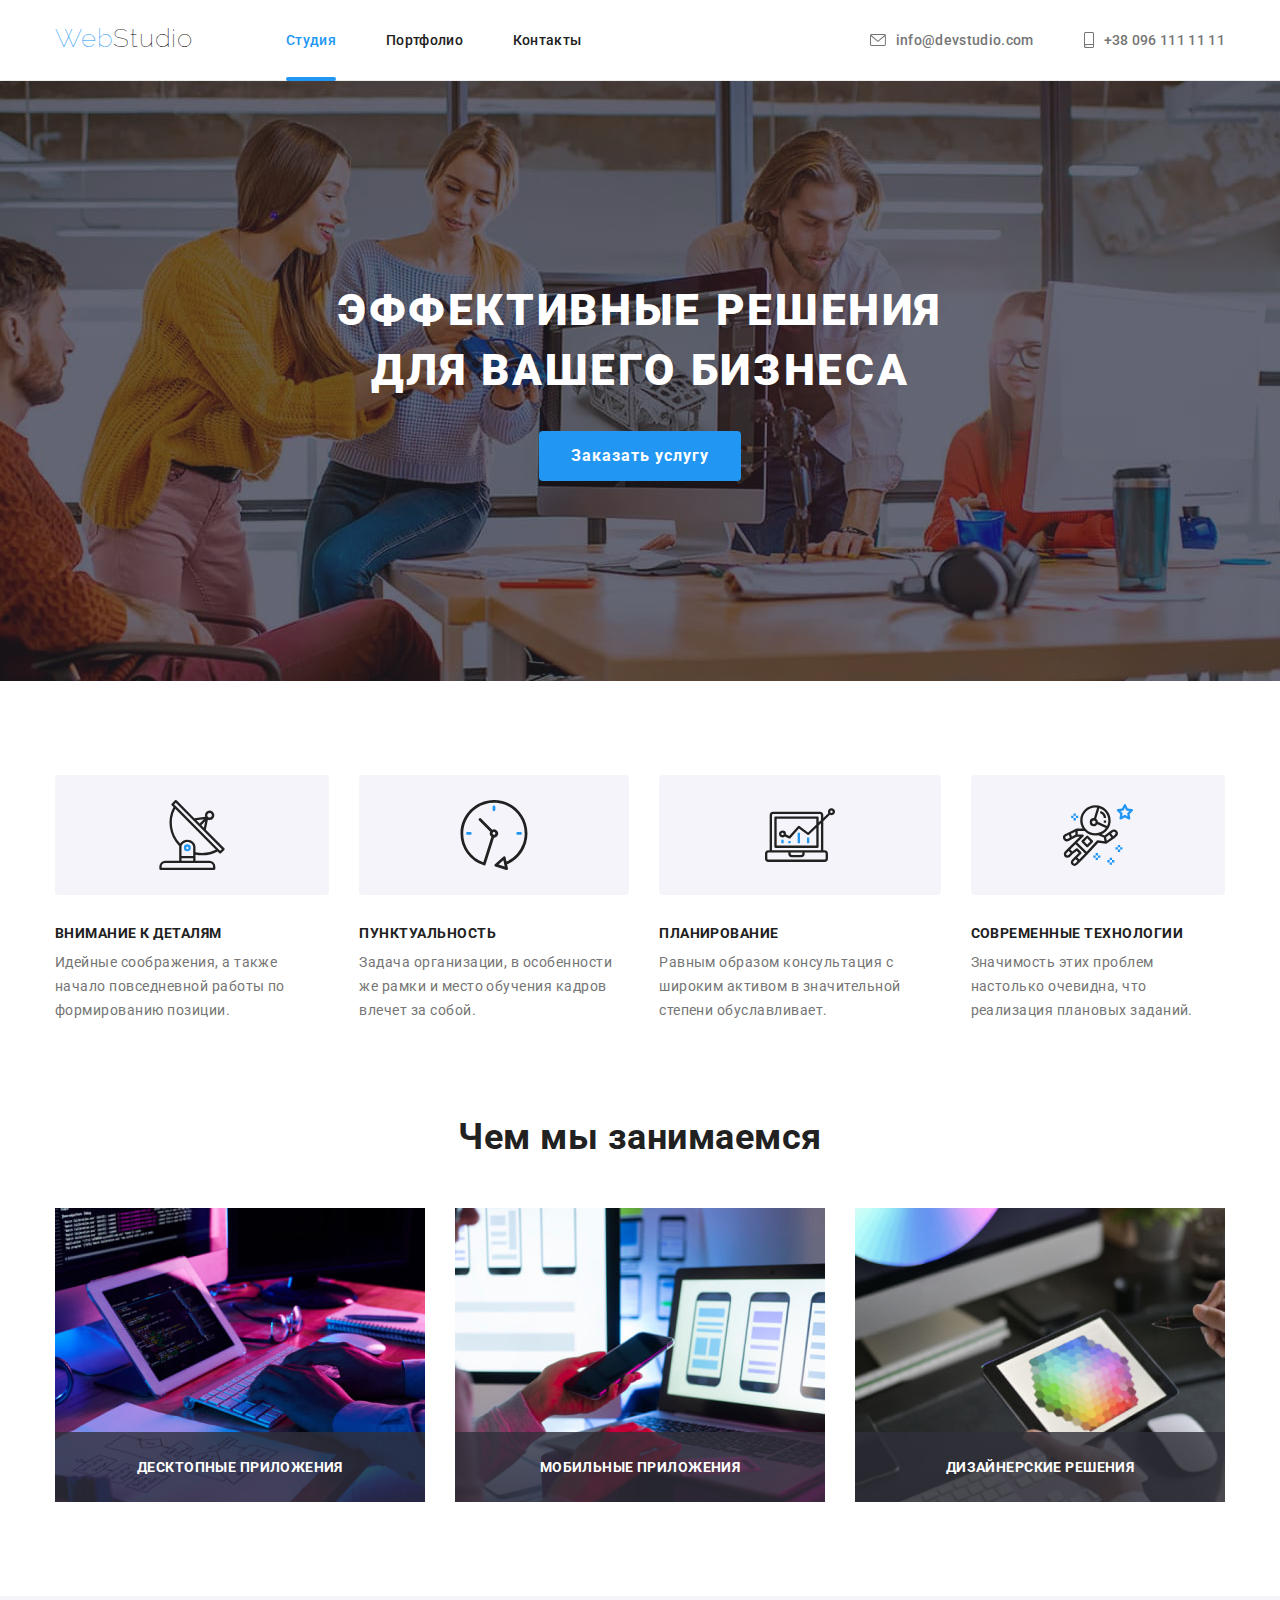
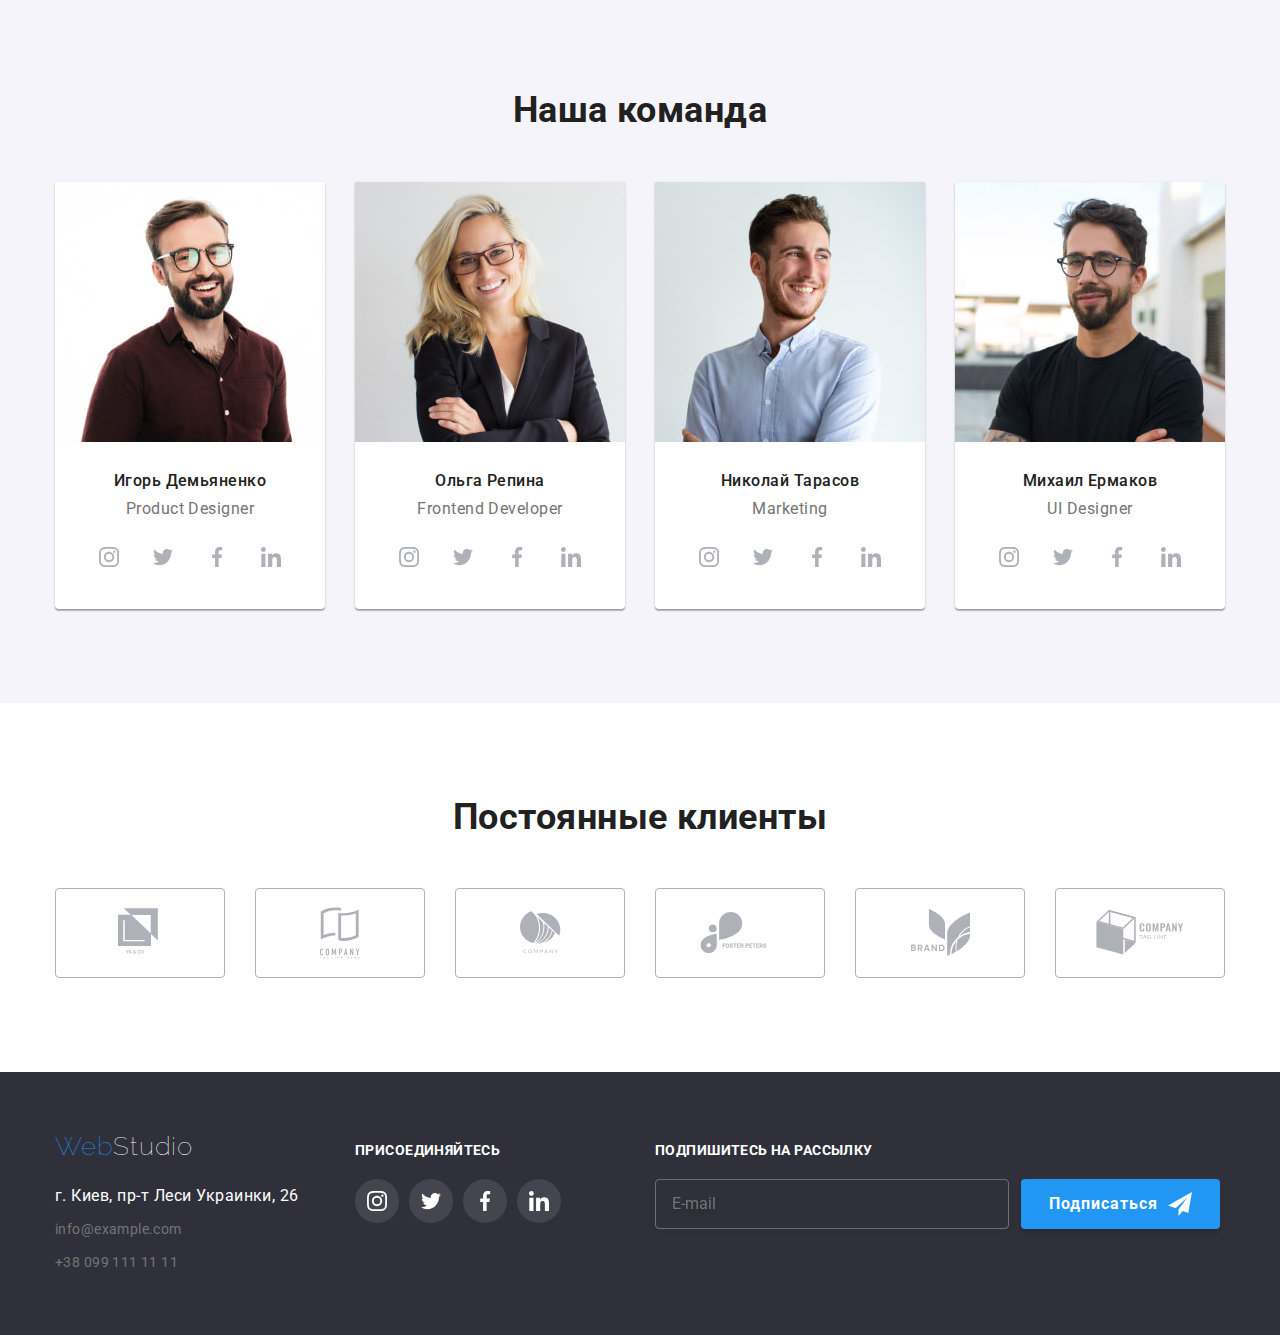
<file: index.html>
<!DOCTYPE html>
<html lang="ru">
  <head>
    <meta charset="UTF-8" />
    <meta http-equiv="X-UA-Compatible" content="IE=edge" />
    <meta name="viewport" content="width=device-width, initial-scale=1.0" />
    <link
      rel="stylesheet"
      href="https://cdnjs.cloudflare.com/ajax/libs/modern-normalize/1.0.0/modern-normalize.min.css"
    />
    <link rel="preconnect" href="https://fonts.gstatic.com" />
    <link
      rel="stylesheet"
      href="https://fonts.googleapis.com/css2?family=Roboto:wght@400;500;700;900&display=swap"
    />
    <link
      rel="stylesheet"
      href="https://fonts.googleapis.com/css2?family=Raleway:wght@700&display=swap"
    />
    <link rel="stylesheet" href="./css/styles.css" />
    <title>Студия</title>
  </head>
  <body>
    <!-- header -->
    <header>
      <div class="container head-flex">
        <nav class="header-nav">
          <a class="logo" href=""
            >Web<span class="header-second-logo-color">Studio</span></a
          >
          <ul class="nav-list list">
            <li class="item">
              <a class="header-links-text current" href="./index.html"
                >Студия</a
              >
            </li>
            <li class="item">
              <a class="header-links-text" href="./portfolio.html">Портфолио</a>
            </li>
            <li class="item">
              <a class="header-links-text" href="">Контакты</a>
            </li>
          </ul>
        </nav>
        <ul class="contacts-list list">
          <li class="item">
            <a
              class="contacts header-contacts-text"
              href="mailto:info@devstudio.com"
            >
              <svg class="icon-envelope" width="16" height="12">
                <use href="./images/icons.svg#envelope"></use>
              </svg>
              info@devstudio.com
            </a>
          </li>
          <li class="item">
            <a class="contacts header-contacts-text" href="tel:+380961111111">
              <svg class="icon-smartphone" width="10" height="16">
                <use href="./images/icons.svg#smartphone"></use>
              </svg>
              +38 096 111 11 11
            </a>
          </li>
        </ul>
      </div>
    </header>
    <!-- main -->
    <main>
      <!-- hero -->
      <section class="hero">
        <div class="container">
          <h1 class="hero-text">
            Эффективные решения <br />для вашего бизнеса
          </h1>
          <button class="hero-button" data-modal-open>Заказать услугу</button>
        </div>
      </section>
      <!-- about -->
      <section class="about">
        <div class="container">
          <h2 class="visually-hidden">О нас</h2>
          <ul class="about-list">
            <li class="thumb icon-antenna">
              <!-- <div class="thumb">
                <svg width="70" height="70">
                  <use href="./images/icons.svg#antenna"></use>
                </svg>
              </div> -->
              <h3 class="about-h-text">Внимание к деталям</h3>
              <p class="about-p-text">
                Идейные соображения, а также начало повседневной работы по
                формированию позиции.
              </p>
            </li>
            <li class="thumb icon-clock">
              <!-- <div class="thumb">
                <svg width="70" height="70">
                  <use href="./images/icons.svg#clock"></use>
                </svg>
              </div> -->
              <h3 class="about-h-text">Пунктуальность</h3>
              <p class="about-p-text">
                Задача организации, в особенности же рамки и место обучения
                кадров влечет за собой.
              </p>
            </li>
            <li class="thumb icon-diagram">
              <!-- <div class="thumb">
                <svg width="70" height="70">
                  <use href="./images/icons.svg#diagram"></use>
                </svg>
              </div> -->
              <h3 class="about-h-text">Планирование</h3>
              <p class="about-p-text">
                Равным образом консультация с широким активом в значительной
                степени обуславливает.
              </p>
            </li>
            <li class="thumb icon-astronaut">
              <!-- <div class="thumb">
                <svg width="70" height="70">
                  <use href="./images/icons.svg#astronaut"></use>
                </svg>
              </div> -->
              <h3 class="about-h-text">Современные технологии</h3>
              <p class="about-p-text">
                Значимость этих проблем настолько очевидна, что реализация
                плановых заданий.
              </p>
            </li>
          </ul>
        </div>
      </section>
      <!-- activity -->
      <section class="activity">
        <div class="container">
          <h2 class="activity-head">Чем мы занимаемся</h2>
          <ul class="img-list list">
            <li>
              <div class="img-card">
                <img
                  src="./images/box-1.jpg"
                  alt="Рабочий стол с компьютером"
                  width="370"
                />
                <div class="img-thumb">
                  <h3>Десктопные приложения</h3>
                </div>
              </div>
            </li>
            <li>
              <div class="img-card">
                <img
                  src="./images/box-2.jpg"
                  alt="Ноутбук и телефон"
                  width="370"
                />
                <div class="img-thumb">
                  <h3>Мобильные приложения</h3>
                </div>
              </div>
            </li>
            <li>
              <div class="img-card">
                <img
                  src="./images/box-3.jpg"
                  alt="Планшет с изображением"
                  width="370"
                />
                <div class="img-thumb">
                  <h3>Дизайнерские решения</h3>
                </div>
              </div>
            </li>
          </ul>
        </div>
      </section>
      <!-- our team -->
      <section class="our-team">
        <div class="container">
          <h2 class="our-team-head">Наша команда</h2>
          <ul class="our-team-list list">
            <li class="our-team-card">
              <img src="./images/igor.jpg" alt="Игорь Демьяненко" width="270" />
              <div class="card-text">
                <h3 class="our-team-card-head">Игорь Демьяненко</h3>
                <p class="our-team-p-text">Product Designer</p>
                <ul class="social-icons list">
                  <li class="social-item">
                    <a class="social-link" href="">
                      <svg class="icon-instagram" width="20" height="20">
                        <use href="./images/icons.svg#instagram"></use>
                      </svg>
                    </a>
                  </li>
                  <li class="social-item">
                    <a class="social-link" href="">
                      <svg class="icon-twitter" width="20" height="20">
                        <use href="./images/icons.svg#twitter"></use>
                      </svg>
                    </a>
                  </li>
                  <li class="social-item">
                    <a class="social-link" href="">
                      <svg class="icon-facebook" width="20" height="20">
                        <use href="./images/icons.svg#facebook"></use>
                      </svg>
                    </a>
                  </li>
                  <li class="social-item">
                    <a class="social-link" href="">
                      <svg class="icon-linkedin" width="20" height="20">
                        <use href="./images/icons.svg#linkedin"></use>
                      </svg>
                    </a>
                  </li>
                </ul>
              </div>
            </li>
            <li class="our-team-card">
              <img src="./images/olga.jpg" alt="Ольга Репина" width="270" />
              <div class="card-text">
                <h3 class="our-team-card-head">Ольга Репина</h3>
                <p class="our-team-p-text">Frontend Developer</p>
                <ul class="social-icons list">
                  <li class="social-item">
                    <a class="social-link" href="">
                      <svg class="icon-instagram" width="20" height="20">
                        <use href="./images/icons.svg#instagram"></use>
                      </svg>
                    </a>
                  </li>
                  <li class="social-item">
                    <a class="social-link" href="">
                      <svg class="icon-twitter" width="20" height="20">
                        <use href="./images/icons.svg#twitter"></use>
                      </svg>
                    </a>
                  </li>
                  <li class="social-item">
                    <a class="social-link" href="">
                      <svg class="icon-facebook" width="20" height="20">
                        <use href="./images/icons.svg#facebook"></use>
                      </svg>
                    </a>
                  </li>
                  <li class="social-item">
                    <a class="social-link" href="">
                      <svg class="icon-linkedin" width="20" height="20">
                        <use href="./images/icons.svg#linkedin"></use>
                      </svg>
                    </a>
                  </li>
                </ul>
              </div>
            </li>
            <li class="our-team-card">
              <img
                src="./images/nikolai.jpg"
                alt="Николай Тарасов"
                width="270"
              />
              <div class="card-text">
                <h3 class="our-team-card-head">Николай Тарасов</h3>
                <p class="our-team-p-text">Marketing</p>
                <ul class="social-icons list">
                  <li class="social-item">
                    <a class="social-link" href="">
                      <svg class="icon-instagram" width="20" height="20">
                        <use href="./images/icons.svg#instagram"></use>
                      </svg>
                    </a>
                  </li>
                  <li class="social-item">
                    <a class="social-link" href="">
                      <svg class="icon-twitter" width="20" height="20">
                        <use href="./images/icons.svg#twitter"></use>
                      </svg>
                    </a>
                  </li>
                  <li class="social-item">
                    <a class="social-link" href="">
                      <svg class="icon-facebook" width="20" height="20">
                        <use href="./images/icons.svg#facebook"></use>
                      </svg>
                    </a>
                  </li>
                  <li class="social-item">
                    <a class="social-link" href="">
                      <svg class="icon-linkedin" width="20" height="20">
                        <use href="./images/icons.svg#linkedin"></use>
                      </svg>
                    </a>
                  </li>
                </ul>
              </div>
            </li>
            <li class="our-team-card">
              <img src="./images/mihail.jpg" alt="Михаил Ермаков" width="270" />
              <div class="card-text">
                <h3 class="our-team-card-head">Михаил Ермаков</h3>
                <p class="our-team-p-text">UI Designer</p>
                <ul class="social-icons list">
                  <li class="social-item">
                    <a class="social-link" href="">
                      <svg class="icon-instagram" width="20" height="20">
                        <use href="./images/icons.svg#instagram"></use>
                      </svg>
                    </a>
                  </li>
                  <li class="social-item">
                    <a class="social-link" href="">
                      <svg class="icon-twitter" width="20" height="20">
                        <use href="./images/icons.svg#twitter"></use>
                      </svg>
                    </a>
                  </li>
                  <li class="social-item">
                    <a class="social-link" href="">
                      <svg class="icon-facebook" width="20" height="20">
                        <use href="./images/icons.svg#facebook"></use>
                      </svg>
                    </a>
                  </li>
                  <li class="social-item">
                    <a class="social-link" href="">
                      <svg class="icon-linkedin" width="20" height="20">
                        <use href="./images/icons.svg#linkedin"></use>
                      </svg>
                    </a>
                  </li>
                </ul>
              </div>
            </li>
          </ul>
        </div>
      </section>
      <!-- regular customers -->
      <section class="regular-customers">
        <div class="container">
          <h2 class="regular-customers-head">Постоянные клиенты</h2>
          <ul class="clients list">
            <li class="client">
              <a href="">
                <svg width="44" height="49">
                  <use href="./images/icons.svg#logo1"></use>
                </svg>
              </a>
            </li>
            <li class="client">
              <a href="">
                <svg width="40" height="52">
                  <use href="./images/icons.svg#logo2"></use>
                </svg>
              </a>
            </li>
            <li class="client">
              <a href="">
                <svg width="41" height="43">
                  <use href="./images/icons.svg#logo3"></use>
                </svg>
              </a>
            </li>
            <li class="client">
              <a href="">
                <svg width="80" height="42">
                  <use href="./images/icons.svg#logo4"></use>
                </svg>
              </a>
            </li>
            <li class="client">
              <a href="">
                <svg width="59" height="47">
                  <use href="./images/icons.svg#logo5"></use>
                </svg>
              </a>
            </li>
            <li class="client">
              <a href="">
                <svg width="88" height="45">
                  <use href="./images/icons.svg#logo6"></use>
                </svg>
              </a>
            </li>
          </ul>
        </div>
      </section>
    </main>
    <!-- footer -->
    <footer>
      <div class="container">
        <div class="position">
          <div class="footer-block">
            <a class="logo" href=""
              >Web<span class="footer-second-logo-color">Studio</span></a
            >
            <address class="adr-list">
              <ul class="list">
                <li class="footer-li-text">г. Киев, пр-т Леси Украинки, 26</li>
                <li>
                  <a
                    class="contacts footer-contacts-text"
                    href="mailto:info@example.com"
                    >info@example.com</a
                  >
                </li>
                <li>
                  <a
                    class="contacts footer-contacts-text"
                    href="tel:+380991111111"
                    >+38 099 111 11 11</a
                  >
                </li>
              </ul>
            </address>
          </div>
          <div class="footer-block">
            <strong>Присоединяйтесь</strong>
            <ul class="social-icons list">
              <li class="social-item">
                <a class="social-link" href="">
                  <svg class="icon-instagram" width="20" height="20">
                    <use href="./images/icons.svg#instagram"></use>
                  </svg>
                </a>
              </li>
              <li class="social-item">
                <a class="social-link" href="">
                  <svg class="icon-twitter" width="20" height="20">
                    <use href="./images/icons.svg#twitter"></use>
                  </svg>
                </a>
              </li>
              <li class="social-item">
                <a class="social-link" href="">
                  <svg class="icon-facebook" width="20" height="20">
                    <use href="./images/icons.svg#facebook"></use>
                  </svg>
                </a>
              </li>
              <li class="social-item">
                <a class="social-link" href="">
                  <svg class="icon-linkedin" width="20" height="20">
                    <use href="./images/icons.svg#linkedin"></use>
                  </svg>
                </a>
              </li>
            </ul>
          </div>
          <div class="footer-block">
            <div class="mailing-label">
              <label for="subscribe">Подпишитесь на рассылку</label>
            </div>
            <div class="mailing-items">
              <input
                type="text"
                name="subscribe"
                id="subscribe"
                placeholder="E-mail"
              />
              <button type="submit">Подписаться</button>
            </div>
          </div>
        </div>
      </div>
    </footer>

    <div class="backdrop is-hidden" data-modal>
      <div class="modal">
        <button class="modal-close" data-modal-close>
          <svg class="modal-close-icon">
            <use href="./images/icons.svg#vector"></use>
          </svg>
          <!-- <img src="./images/vector.svg" alt="" /> -->
        </button>
        <form class="modal-form">
          <p class="modal-form-p">Оставьте свои данные, мы вам перезвоним</p>
          <div class="form-field">
            <label for="name">Имя</label>
            <div class="icon-group">
              <input
                class="icon-group-border"
                type="text"
                name="name"
                id="name"
              />
              <svg class="form-field-icon">
                <use href="./images/icons.svg#modal-person"></use>
              </svg>
            </div>
          </div>
          <div class="form-field">
            <label for="phone">Телефон</label>
            <div class="icon-group">
              <input
                class="icon-group-border"
                type="tel"
                name="phone"
                id="phone"
              />
              <svg class="form-field-icon">
                <use href="./images/icons.svg#modal-phone"></use>
              </svg>
            </div>
          </div>
          <div class="form-field">
            <label for="email">Почта</label>
            <div class="icon-group">
              <input
                class="icon-group-border"
                type="email"
                name="email"
                id="email"
              />
              <svg class="form-field-icon">
                <use href="./images/icons.svg#modal-envelope"></use>
              </svg>
            </div>
          </div>
          <div class="form-field last">
            <label for="comment">Комментарий</label>
            <textarea
              class="icon-group-border"
              name="comment"
              id="comment"
              cols="30"
              rows="10"
              placeholder="Введите текст"
            ></textarea>
          </div>
          <div class="policy-group" role="group">
            <label class="policy">
              <input class="checkbox" type="checkbox" id="policy" />
              <span class="checkbox-icon">
                <!-- <svg width="16" height="15">
                  <use href="./images/icons.svg#check"></use>
                </svg> -->
              </span>
              Соглашаюсь с рассылкой и принимаю&nbsp;
              <a class="policy-link" href="">Условия договора</a></label
            >
          </div>
          <button type="submit">Отправить</button>
        </form>
      </div>
    </div>

    <script src="./js/modal.js"></script>
  </body>
</html>
</file>
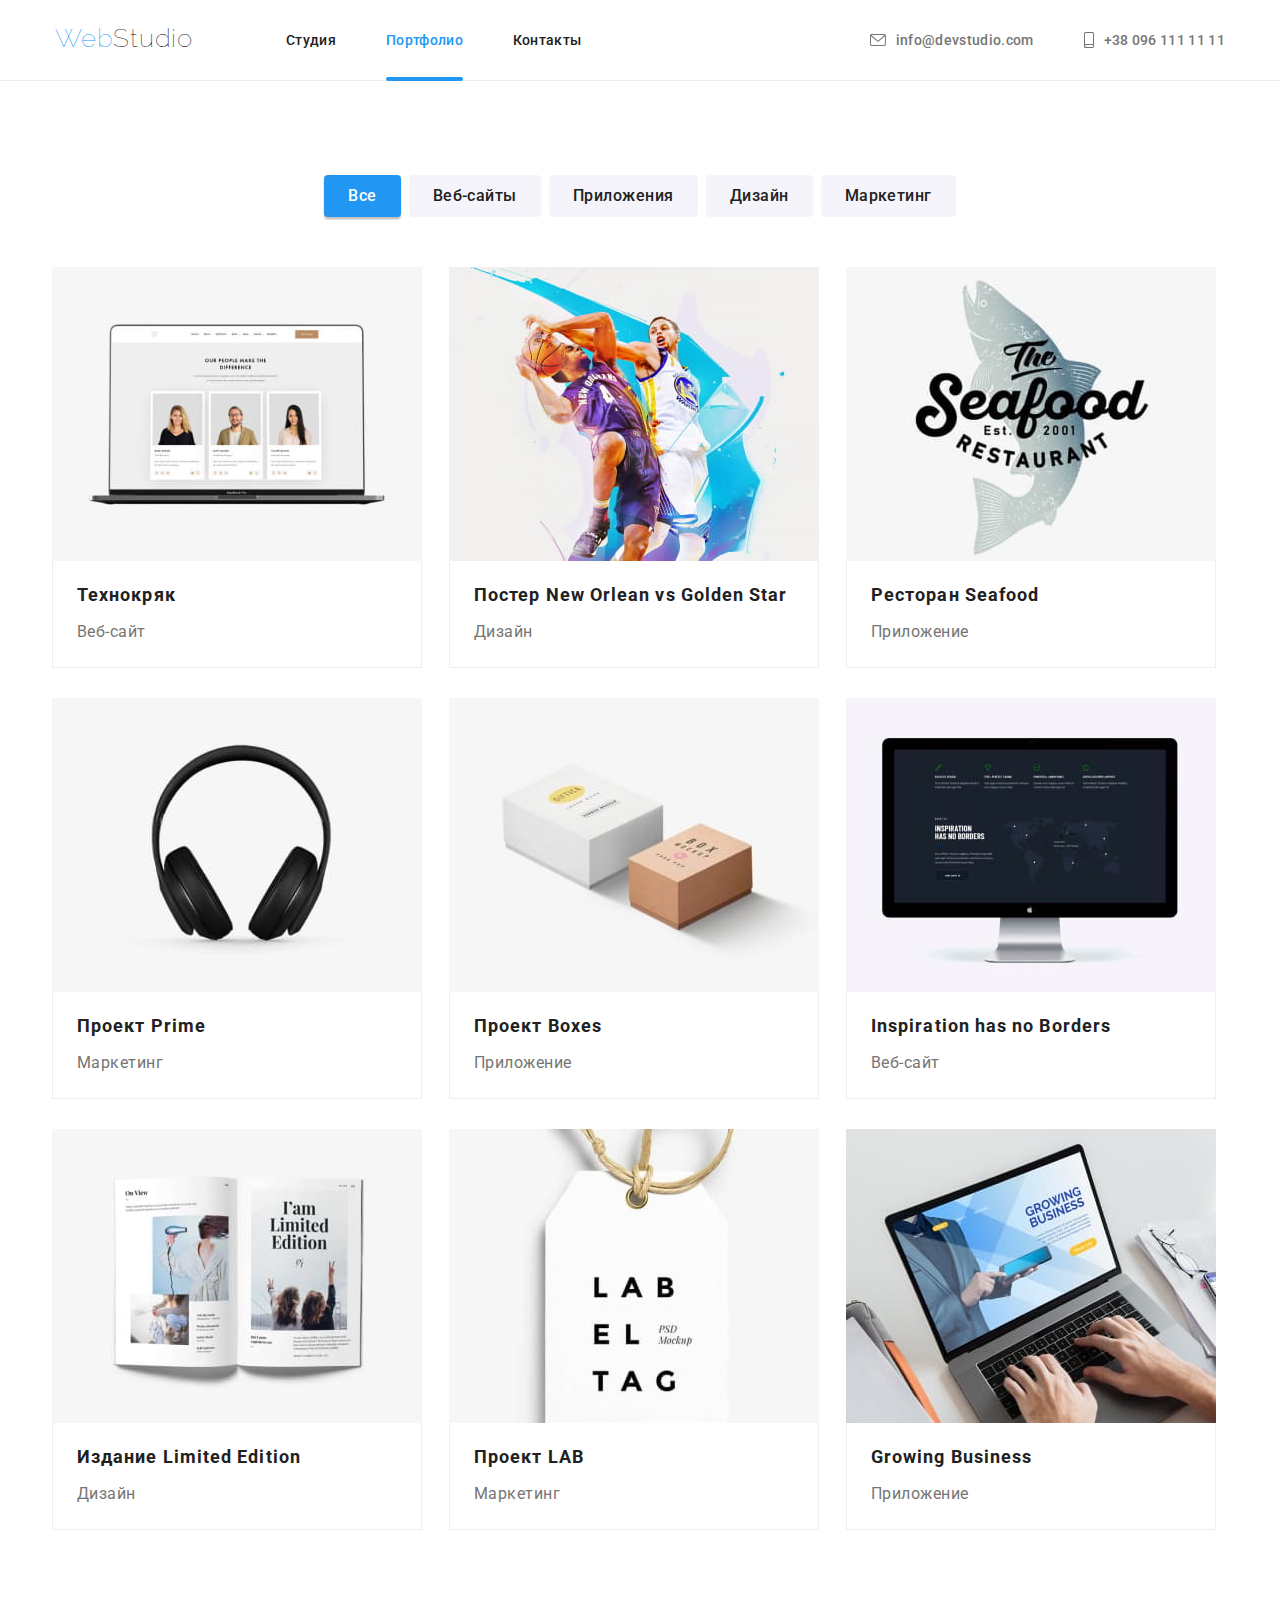
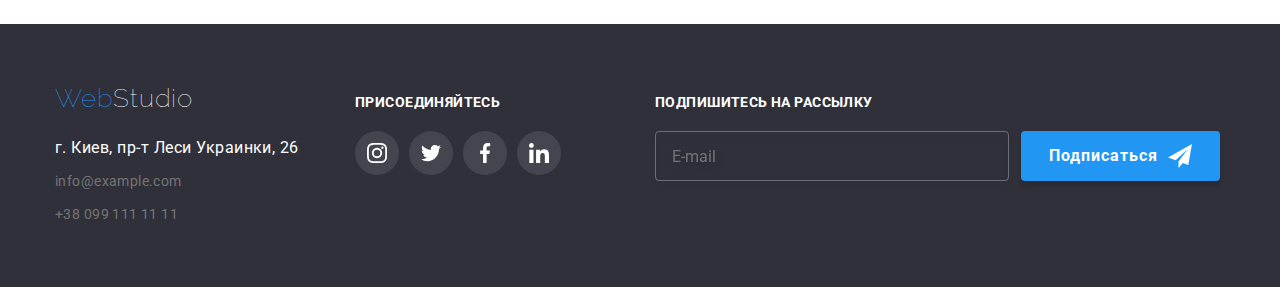
<file: portfolio.html>
<!DOCTYPE html>
<html lang="ru">
  <head>
    <meta charset="UTF-8" />
    <meta http-equiv="X-UA-Compatible" content="IE=edge" />
    <meta name="viewport" content="width=device-width, initial-scale=1.0" />
    <link
      rel="stylesheet"
      href="https://cdnjs.cloudflare.com/ajax/libs/modern-normalize/1.0.0/modern-normalize.min.css"
    />
    <link rel="preconnect" href="https://fonts.gstatic.com" />
    <link
      rel="stylesheet"
      href="https://fonts.googleapis.com/css2?family=Roboto:wght@400;500;700;900&display=swap"
    />
    <link
      rel="stylesheet"
      href="https://fonts.googleapis.com/css2?family=Raleway:wght@700&display=swap"
    />
    <link rel="stylesheet" href="./css/styles.css" />
    <title>Портфолио</title>
  </head>
  <body>
    <!-- header -->
    <header>
      <div class="container head-flex">
        <nav class="header-nav">
          <a class="logo" href=""
            >Web<span class="header-second-logo-color">Studio</span></a
          >
          <ul class="nav-list list">
            <li class="item">
              <a class="header-links-text" href="./index.html">Студия</a>
            </li>
            <li class="item">
              <a class="header-links-text current" href="./portfolio.html"
                >Портфолио</a
              >
            </li>
            <li class="item">
              <a class="header-links-text" href="">Контакты</a>
            </li>
          </ul>
        </nav>
        <ul class="contacts-list list">
          <li class="item">
            <a
              class="contacts header-contacts-text"
              href="mailto:info@devstudio.com"
            >
              <svg class="icon-envelope" width="16" height="12">
                <use href="./images/icons.svg#envelope"></use>
              </svg>
              info@devstudio.com
            </a>
          </li>
          <li class="item">
            <a class="contacts header-contacts-text" href="tel:+380961111111">
              <svg class="icon-smartphone" width="10" height="16">
                <use href="./images/icons.svg#smartphone"></use>
              </svg>
              +38 096 111 11 11
            </a>
          </li>
        </ul>
      </div>
    </header>
    <!-- main -->
    <main>
      <!-- projects -->
      <section class="projects">
        <div class="container">
          <h1 hidden>Проекты</h1>
          <ul class="projects-buttons list">
            <li class="projects-buttons-item">
              <button class="projects-button first" type="button">Все</button>
            </li>
            <li class="projects-buttons-item">
              <button class="projects-button" type="button">Веб-сайты</button>
            </li>
            <li class="projects-buttons-item">
              <button class="projects-button" type="button">Приложения</button>
            </li>
            <li class="projects-buttons-item">
              <button class="projects-button" type="button">Дизайн</button>
            </li>
            <li class="projects-buttons-item">
              <button class="projects-button" type="button">Маркетинг</button>
            </li>
          </ul>
          <ul class="projects-set list">
            <li class="projects-set-item">
              <a href="" class="card">
                <div class="card-overlay">
                  <img
                    src="./images/pr1.jpg"
                    alt="сайт на экране ноутбука"
                    width="370"
                    height="294"
                  />
                  <div class="card-caption">
                    <p>
                      Технокряк это современная площадка распространения
                      коронавируса. Компании используют эту платформу для
                      цифрового шпионажа и атак на защищённые сервера
                      конкурентов.
                    </p>
                  </div>
                </div>
                <div class="border">
                  <h2 class="projects-head">Технокряк</h2>
                  <p class="projects-p-text">Веб-сайт</p>
                </div>
              </a>
            </li>
            <li class="projects-set-item">
              <a href="" class="card">
                <div class="card-overlay">
                  <img
                    src="./images/pr2.jpg"
                    alt="изображение баскетболистов"
                    width="370"
                    height="294"
                  />
                  <div class="card-caption">
                    <p>
                      Технокряк это современная площадка распространения
                      коронавируса. Компании используют эту платформу для
                      цифрового шпионажа и атак на защищённые сервера
                      конкурентов.
                    </p>
                  </div>
                </div>
                <div class="border">
                  <h2 class="projects-head">
                    Постер New Orlean vs Golden Star
                  </h2>
                  <p class="projects-p-text">Дизайн</p>
                </div>
              </a>
            </li>
            <li class="projects-set-item">
              <a href="" class="card">
                <div class="card-overlay">
                  <img
                    src="./images/pr3.jpg"
                    alt="логотип ресторана"
                    width="370"
                    height="294"
                  />
                  <div class="card-caption">
                    <p>
                      Технокряк это современная площадка распространения
                      коронавируса. Компании используют эту платформу для
                      цифрового шпионажа и атак на защищённые сервера
                      конкурентов.
                    </p>
                  </div>
                </div>
                <div class="border">
                  <h2 class="projects-head">Ресторан Seafood</h2>
                  <p class="projects-p-text">Приложение</p>
                </div>
              </a>
            </li>
            <li class="projects-set-item">
              <a href="" class="card">
                <div class="card-overlay">
                  <img
                    src="./images/pr4.jpg"
                    alt="наушники"
                    width="370"
                    height="294"
                  />
                  <div class="card-caption">
                    <p>
                      Технокряк это современная площадка распространения
                      коронавируса. Компании используют эту платформу для
                      цифрового шпионажа и атак на защищённые сервера
                      конкурентов.
                    </p>
                  </div>
                </div>
                <div class="border">
                  <h2 class="projects-head">Проект Prime</h2>
                  <p class="projects-p-text">Маркетинг</p>
                </div>
              </a>
            </li>
            <li class="projects-set-item">
              <a href="" class="card">
                <div class="card-overlay">
                  <img
                    src="./images/pr5.jpg"
                    alt="две коробочки"
                    width="370"
                    height="294"
                  />
                  <div class="card-caption">
                    <p>
                      Технокряк это современная площадка распространения
                      коронавируса. Компании используют эту платформу для
                      цифрового шпионажа и атак на защищённые сервера
                      конкурентов.
                    </p>
                  </div>
                </div>
                <div class="border">
                  <h2 class="projects-head">Проект Boxes</h2>
                  <p class="projects-p-text">Приложение</p>
                </div>
              </a>
            </li>
            <li class="projects-set-item">
              <a href="" class="card">
                <div class="card-overlay">
                  <img
                    src="./images/pr6.jpg"
                    alt="сайт на экране монитора"
                    width="370"
                    height="294"
                  />
                  <div class="card-caption">
                    <p>
                      Технокряк это современная площадка распространения
                      коронавируса. Компании используют эту платформу для
                      цифрового шпионажа и атак на защищённые сервера
                      конкурентов.
                    </p>
                  </div>
                </div>
                <div class="border">
                  <h2 class="projects-head">Inspiration has no Borders</h2>
                  <p class="projects-p-text">Веб-сайт</p>
                </div>
              </a>
            </li>
            <li class="projects-set-item">
              <a href="" class="card">
                <div class="card-overlay">
                  <img
                    src="./images/pr7.jpg"
                    alt="журнал"
                    width="370"
                    height="294"
                  />
                  <div class="card-caption">
                    <p>
                      Технокряк это современная площадка распространения
                      коронавируса. Компании используют эту платформу для
                      цифрового шпионажа и атак на защищённые сервера
                      конкурентов.
                    </p>
                  </div>
                </div>
                <div class="border">
                  <h2 class="projects-head">Издание Limited Edition</h2>
                  <p class="projects-p-text">Дизайн</p>
                </div>
              </a>
            </li>
            <li class="projects-set-item">
              <a href="" class="card">
                <div class="card-overlay">
                  <img
                    src="./images/pr8.jpg"
                    alt="изображение бирки с надписью"
                    width="370"
                    height="294"
                  />
                  <div class="card-caption">
                    <p>
                      Технокряк это современная площадка распространения
                      коронавируса. Компании используют эту платформу для
                      цифрового шпионажа и атак на защищённые сервера
                      конкурентов.
                    </p>
                  </div>
                </div>
                <div class="border">
                  <h2 class="projects-head">Проект LAB</h2>
                  <p class="projects-p-text">Маркетинг</p>
                </div>
              </a>
            </li>
            <li class="projects-set-item">
              <a href="" class="card">
                <div class="card-overlay">
                  <img
                    src="./images/pr9.jpg"
                    alt="приложение на экране ноутбука"
                    width="370"
                    height="294"
                  />
                  <div class="card-caption">
                    <p>
                      Технокряк это современная площадка распространения
                      коронавируса. Компании используют эту платформу для
                      цифрового шпионажа и атак на защищённые сервера
                      конкурентов.
                    </p>
                  </div>
                </div>
                <div class="border">
                  <h2 class="projects-head">Growing Business</h2>
                  <p class="projects-p-text">Приложение</p>
                </div>
              </a>
            </li>
          </ul>
        </div>
      </section>
    </main>
    <!-- footer -->
    <footer>
      <div class="container">
        <div class="position">
          <div class="footer-block">
            <a class="logo" href=""
              >Web<span class="footer-second-logo-color">Studio</span></a
            >
            <address class="adr-list">
              <ul class="list">
                <li class="footer-li-text">г. Киев, пр-т Леси Украинки, 26</li>
                <li>
                  <a
                    class="contacts footer-contacts-text"
                    href="mailto:info@example.com"
                    >info@example.com</a
                  >
                </li>
                <li>
                  <a
                    class="contacts footer-contacts-text"
                    href="tel:+380991111111"
                    >+38 099 111 11 11</a
                  >
                </li>
              </ul>
            </address>
          </div>
          <div class="footer-block">
            <strong>Присоединяйтесь</strong>
            <ul class="social-icons list">
              <li class="social-item">
                <a class="social-link" href="">
                  <svg class="icon-instagram" width="20" height="20">
                    <use href="./images/icons.svg#instagram"></use>
                  </svg>
                </a>
              </li>
              <li class="social-item">
                <a class="social-link" href="">
                  <svg class="icon-twitter" width="20" height="20">
                    <use href="./images/icons.svg#twitter"></use>
                  </svg>
                </a>
              </li>
              <li class="social-item">
                <a class="social-link" href="">
                  <svg class="icon-facebook" width="20" height="20">
                    <use href="./images/icons.svg#facebook"></use>
                  </svg>
                </a>
              </li>
              <li class="social-item">
                <a class="social-link" href="">
                  <svg class="icon-linkedin" width="20" height="20">
                    <use href="./images/icons.svg#linkedin"></use>
                  </svg>
                </a>
              </li>
            </ul>
          </div>
          <!-- Заглушка, на случай добавления еще одного блока -->
          <!-- Что б не создавать отдельных классов для футера на стр Портфолио -->
          <div class="footer-block">
            <div class="mailing-label">
              <label for="subscribe">Подпишитесь на рассылку</label>
            </div>
            <div class="mailing-items">
              <input
                type="text"
                name="subscribe"
                id="subscribe"
                placeholder="E-mail"
              />
              <button type="submit">Подписаться</button>
            </div>
          </div>
        </div>
      </div>
    </footer>
  </body>
</html>
</file>
<file: css/styles.css>
:root {
  --first-logo-color: #2196f3;
  --header-second-logo-color: #000000;
  --footer-second-logo-color: #fff;
  --highlight-color: #2196f3;
  --back-dark-color: #2f303a;
  --back-light-color: #fff;
  --back-darker-color: #f5f4fa;
  --link-p-text-color: #757575;
  --main-text-color: #212121;
  --icon-color: #afb1b8;
}

html {
  box-sizing: border-box;
}

*,
*::after,
*::before {
  box-sizing: inherit;
}

.container {
  margin-left: auto;
  margin-right: auto;
  padding: 0 15px 0 15px;
  width: 1200px;

  /* outline: 2px solid tomato; */
}

.visually-hidden {
  position: absolute;
  width: 1px;
  height: 1px;
  margin: -1px;
  border: 0;
  padding: 0;
  clip: rect(0 0 0 0);
  overflow: hidden;
}

h1,
h2,
h3,
h4,
h5,
h6,
p {
  margin-top: 0;
  margin-bottom: 0;
  padding: 0;
}

.list {
  list-style: none;
  padding-left: 0;
  margin: 0;
}

.link {
  text-decoration: none;
  color: inherit;
}

img {
  display: block;
  max-width: 100%;
  height: auto;
}

/*                       */
/* index.html styles */
/*                       */

body {
  font-family: 'Roboto', sans-serif;
  color: #212121;
}

h2,
h3 {
  color: var(--main-text-color);
}

a {
  text-decoration: none;
}

.logo {
  font-family: 'Raleway', sans-serif;
  font-size: 26px;
  font-weight: 100;
  /* line-height: auto; */
  letter-spacing: 0.03em;

  color: var(--first-logo-color);

  margin-right: 93px;
  padding: 24px 0 25px 0;
}

.header-second-logo-color {
  color: var(--header-second-logo-color);
}

.footer-second-logo-color {
  color: var(--footer-second-logo-color);
}

header {
  background-color: var(--back-light-color);
  border-bottom: 1px solid #ececec;
}

.head-flex,
.header-nav {
  display: flex;
}

.nav-list,
.contacts-list {
  letter-spacing: 0.02em;
  display: flex;
}

.nav-list .current {
  position: relative;

  color: var(--highlight-color);
}

.current::after {
  position: absolute;
  bottom: -1px;
  width: 100%;

  content: '';
  display: block;
  height: 4px;
  background: #2196f3;
  border-radius: 2px;
  background-repeat: no-repeat;
  background-position: bottom;
}

.nav-list .item:not(:last-child) {
  margin-right: 50px;
}

.icon-envelope,
.icon-smartphone {
  margin-right: 10px;
  fill: currentColor;
}

.contacts-list {
  margin-left: auto;
}

.contacts-list .item {
  margin-right: 50px;
}

.contacts-list .item:last-child {
  margin-right: 0px;
}

.header-links-text {
  display: inline-block;

  padding: 32px 0 32px 0;
  font-size: 14px;
  font-weight: 500;
  color: var(--main-text-color);

  transition-property: color;
  transition-duration: 250ms;
  transition-timing-function: cubic-bezier(0.4, 0, 0.2, 1);
}

.contacts {
  color: var(--link-p-text-color);

  transition-property: color;
  transition-duration: 250ms;
  transition-timing-function: cubic-bezier(0.4, 0, 0.2, 1);
}

.header-links-text:hover,
.header-links-text:focus,
.contacts:hover,
.contacts:focus {
  color: var(--highlight-color);
  fill: var(--highlight-color);
}

.header-contacts-text,
.footer-contacts-text,
.about-h-text,
.about-p-text,
.hero-button {
  font-size: 14px;
}

.header-contacts-text {
  display: flex;
  align-items: center;
  padding: 32px 0 32px 0;
  font-weight: 500;
}

.hero {
  height: 600px;
  max-width: 1600px;
  margin-left: auto;
  margin-right: auto;
  padding-top: 200px;
  padding-bottom: 200px;

  background-image: linear-gradient(
      to right,
      rgba(47, 48, 58, 0.4),
      rgba(47, 48, 58, 0.4)
    ),
    url(../images/Hero.jpg);
  background-size: cover;
  background-repeat: no-repeat;
  background-position: center;
  background-color: var(--back-dark-color);

  letter-spacing: 0.06em;
  text-align: center;
}

.hero-text {
  font-size: 44px;
  font-weight: 900;
  text-transform: uppercase;
  line-height: 1.36;
  letter-spacing: 0.06em;
  color: var(--back-light-color);
  margin: 0 0 30px 0;
}

button {
  cursor: pointer;
}

.hero-button {
  font-family: 'Roboto', sans-serif;
  font-size: 16px;
  line-height: 1.875;
  letter-spacing: 0.06em;
  font-weight: 700;
  background-color: var(--highlight-color);
  border: none;
  color: var(--back-light-color);
  padding: 10px 32px;
  border-radius: 4px;
}

li {
  list-style-type: none;
}

.about {
  padding-top: 94px;
  padding-bottom: 94px;
}

.icon-about {
  width: 70px;
  height: 70px;
}

.about,
.activity {
  background-color: var(--back-light-color);
}

.about,
.activity,
.our-team,
.regular-customers {
  letter-spacing: 0.03em;
}

.activity-head,
.our-team-head,
.regular-customers-head {
  text-align: center;
  font-size: 36px;
  font-weight: 700;
  margin-bottom: 50px;
}

.about-list {
  padding: 0;
  margin-top: 0;
  margin-bottom: 0;
  display: flex;
}

.about-list li {
  margin-right: 30px;
}

.about-list li:last-child {
  margin-right: 0px;
}

.about-h-text {
  font-weight: 700;
  text-transform: uppercase;
  margin-bottom: 10px;
  color: var(--main-text-color);
}

.thumb::before {
  content: '';
  display: block;
  height: 120px;
  margin-bottom: 30px;
  border-radius: 4px;
  background: #f5f4fa;
  background-repeat: no-repeat;
  background-position: center;
}

.icon-antenna::before {
  background-image: url(../images/antenna.svg);
}

.icon-clock::before {
  background-image: url(../images/clock.svg);
}

.icon-diagram::before {
  background-image: url(../images/diagram.svg);
}

.icon-astronaut::before {
  background-image: url(../images/astronaut.svg);
}

.about-p-text {
  font-weight: normal;
  line-height: 1.71;
}

.about-p-text,
.our-team-p-text {
  color: var(--link-p-text-color);
}

.activity {
  padding-bottom: 94px;
}

.img-list {
  display: flex;
}

.img-list > li {
  margin-right: 30px;
}

.img-list li:last-child {
  margin-right: 0px;
}

.img-card {
  position: relative;
}

.img-thumb {
  position: absolute;
  bottom: 0;
  width: 100%;
  padding-top: 27px;
  padding-bottom: 27px;
  display: flex;
  justify-content: center;
  background: rgba(47, 48, 58, 0.8);
}

.img-thumb > h3 {
  font-family: 'Roboto', sans-serif;
  font-size: 14px;
  font-weight: 700;
  text-transform: uppercase;
  letter-spacing: 0.03em;
  color: var(--back-light-color);
}

.our-team {
  padding-top: 94px;
  padding-bottom: 94px;
  background-color: var(--back-darker-color);
}

.our-team-list {
  display: flex;
}

.our-team-card {
  background-color: var(--back-light-color);
  margin-right: 30px;
  box-shadow: 0px 1px 3px rgba(0, 0, 0, 0.12), 0px 1px 1px rgba(0, 0, 0, 0.14),
    0px 2px 1px rgba(0, 0, 0, 0.2);
  border-radius: 0px 0px 4px 4px;
}

.our-team-card:last-child {
  margin-right: 0px;
}

.card-text {
  padding: 30px 32px;
}

.card-text .our-team-card-head {
  font-size: 16px;
  font-weight: 500;
  margin-bottom: 10px;
  text-align: center;
}

.card-text .our-team-p-text {
  font-size: 16px;
  margin-bottom: 16px;
  text-align: center;
}

.social-icons {
  display: flex;
}

.social-link {
  display: flex;
  width: 44px;
  height: 44px;
  align-items: center;
  justify-content: center;
  border-radius: 50%;
  fill: var(--icon-color);

  transition-property: background-color, fill;
  transition-duration: 250ms;
  transition-timing-function: cubic-bezier(0.4, 0, 0.2, 1);
}

.social-link:hover,
.social-link:focus {
  background-color: var(--highlight-color);
  fill: #fff;
}

.social-item:not(:last-child) {
  margin-right: 10px;
}

.regular-customers {
  padding-top: 94px;
  padding-bottom: 94px;
}

.clients {
  display: flex;
  flex-wrap: wrap;
  margin-left: -30px;
  margin-top: -50px;
}

.client {
  margin-left: 30px;
  margin-top: 50px;
  flex-basis: calc((100% - 180px) / 6);
}

.client a {
  display: flex;
  width: 170px;
  height: 90px;
  justify-content: center;
  align-items: center;
  fill: var(--icon-color);
  border: 1px solid var(--icon-color);
  border-radius: 4px;

  transition-property: fill, border-color;
  transition-duration: 250ms;
  transition-timing-function: cubic-bezier(0.4, 0, 0.2, 1);
}

.client a:hover,
.client a:focus {
  fill: var(--highlight-color);
  border-color: var(--highlight-color);
}

.client:last-child {
  margin-right: 0;
}

/*----------------*/
/* Footer styles */
/*--------------*/

footer {
  background-color: var(--back-dark-color);
  padding-top: 60px;
  padding-bottom: 60px;
}

footer .logo {
  display: inline-block;
  margin: 0 0 20px 0;
  padding: 0;
}

.adr-list li {
  margin-bottom: 9px;
}

footer li:last-child {
  margin-bottom: 0px;
}

.footer-li-text {
  line-height: 1.71;
  letter-spacing: 0.03em;
  color: var(--back-light-color);
  font-style: normal;
}

.footer-contacts-text {
  letter-spacing: 0.03em;
  line-height: 1.71;
  color: var(--link-p-text-color);
  font-style: normal;
}

.position {
  display: flex;
  align-items: baseline;
  justify-content: space-between;
}

.footer-block {
  flex-basis: calc((50% - 45px) / 2);
}

.footer-block:last-child {
  flex-basis: calc(50% - 15px);
  /* width: 100%; */
}

.footer-block > strong {
  display: inline-flex;
  font-family: 'Roboto', sans-serif;
  font-size: 14px;
  font-weight: 700;
  line-height: 1.14;
  text-transform: uppercase;
  letter-spacing: 0.03em;
  color: var(--back-light-color);

  margin-bottom: 20px;
}

.footer-block .social-link {
  display: flex;
  width: 44px;
  height: 44px;
  align-items: center;
  justify-content: center;
  border-radius: 50%;
  fill: var(--back-light-color);
  background-color: rgba(255, 255, 255, 0.1);

  transition-property: background-color;
  transition-duration: 250ms;
  transition-timing-function: cubic-bezier(0.4, 0, 0.2, 1);
}

.footer-block .social-link:hover,
.footer-block .social-link:focus {
  background-color: var(--highlight-color);
}

.mailing-label {
  font-style: normal;
  font-weight: bold;
  font-size: 14px;
  line-height: 1.14;
  letter-spacing: 0.03em;
  text-transform: uppercase;
  color: var(--back-light-color);

  margin-bottom: 20px;
}

.mailing-items {
  display: flex;
}

.mailing-items input {
  color: var(--back-light-color);
}

.mailing-items input {
  padding-left: 16px;
  height: 50px;
  width: calc(100% - 216px);
  margin-right: 12px;
  background: transparent;

  border: 1px solid rgba(255, 255, 255, 0.3);
  box-sizing: border-box;
  filter: drop-shadow(0px 4px 4px rgba(0, 0, 0, 0.15));
  border-radius: 4px;
}

.mailing-items button {
  display: flex;
  align-items: center;
  justify-content: center;
  padding: 10px 28px;

  background: var(--highlight-color);
  box-shadow: 0px 4px 4px rgba(0, 0, 0, 0.15);
  border-radius: 4px;

  font-family: 'Roboto', sans-serif;
  font-style: normal;
  font-weight: bold;
  font-size: 16px;
  line-height: 1.875;
  letter-spacing: 0.06em;
  color: var(--back-light-color);
  border: transparent;
}

.mailing-items button::after {
  content: '';
  width: 24px;
  height: 24px;
  margin-left: 10px;

  background-image: url(../images/send.svg);
  background-repeat: no-repeat;
}

/*------------------*/
/* Backdrop styles */
/*----------------*/

.backdrop {
  position: fixed;
  top: 0;
  left: 0;
  width: 100%;
  height: 100%;
  background-color: rgba(0, 0, 0, 0.2);

  opacity: 1;
  transition-property: opacity;
  transition-duration: 250ms;
  transition-timing-function: cubic-bezier(0.4, 0, 0.2, 1);
}

.backdrop.is-hidden {
  opacity: 0;
  visibility: hidden;
  pointer-events: none;

  transition-property: opacity, visibility;
  transition-duration: 250ms;
  transition-timing-function: cubic-bezier(0.4, 0, 0.2, 1);
}

.modal {
  position: absolute;
  top: 50%;
  left: 50%;
  transform: translate(-50%, -50%);

  min-width: 528px;
  min-height: 581px;
  background-color: #fff;
  box-shadow: 0px 1px 3px rgba(0, 0, 0, 0.12), 0px 1px 1px rgba(0, 0, 0, 0.14),
    0px 2px 1px rgba(0, 0, 0, 0.2);
  border-radius: 4px;
}

.modal-close {
  position: absolute;
  top: 8px;
  right: 8px;

  width: 30px;
  height: 30px;
  background: #ffffff;
  border: 1px solid rgba(0, 0, 0, 0.1);
  box-sizing: border-box;
  border-radius: 50%;

  display: flex;
  align-items: center;
  justify-content: center;
}

.modal-close-icon {
  width: 11px;
  height: 11px;

  transition-property: fill;
  transition-duration: 250ms;
  transition-timing-function: cubic-bezier(0.4, 0, 0.2, 1);
}

.modal-close:hover .modal-close-icon,
.modal-close:focus .modal-close-icon {
  fill: var(--highlight-color);
}

.modal-form {
  display: flex;
  flex-direction: column;
  /* outline: 1px solid tomato; */
  padding: 40px;
}

.modal-form-p {
  font-family: 'Roboto', sans-serif;
  font-style: normal;
  font-weight: bold;
  font-size: 20px;
  line-height: 1.15;
  text-align: center;
  letter-spacing: 0.03em;
  color: var(--main-text-color);
  margin-bottom: 12px;
}

.form-field {
  display: flex;
  flex-direction: column;
  /* border: 1px solid blue; */
  margin-bottom: 10px;
}

.form-field + .last {
  margin-bottom: 20px;
}

.form-field label {
  font-style: normal;
  font-weight: normal;
  font-size: 12px;
  line-height: 1.17;
  letter-spacing: 0.01em;
  color: var(--link-p-text-color);

  margin-bottom: 4px;
}

.form-field input {
  width: 100%;
  margin: 0;
  padding-top: 11px;
  padding-bottom: 11px;
  padding-left: 40px; /* регулирую отступ от края инпута что б не перекрывать текст иконкой*/

  border: 1px solid rgba(33, 33, 33, 0.2);
  border-radius: 4px;
}

.form-field textarea::placeholder {
  font-family: 'Roboto', sans-serif;
  font-style: normal;
  font-weight: normal;
  font-size: 12px;
  line-height: 1.66;
  letter-spacing: 0.01em;
  color: rgba(117, 117, 117, 0.5);
}

.form-field textarea {
  height: 120px;
  padding: 12px 16px;
  border: 1px solid rgba(33, 33, 33, 0.2);
  box-sizing: border-box;
  border-radius: 4px;
  resize: none;
}

.icon-group-border:focus {
  border: 1px solid var(--highlight-color);
}

.icon-group-border:focus + .form-field-icon {
  fill: var(--highlight-color);
}

.icon-group-border,
.form-field-icon {
  transition-property: fill, border;
  transition-duration: 250ms;
  transition-timing-function: cubic-bezier(0.4, 0, 0.2, 1);
}

.icon-group {
  width: 100%;
  position: relative;
}

.form-field-icon {
  width: 18px;
  height: 18px;
  position: absolute;
  top: 50%;
  left: 0;
  transform: translate(12px, -50%);
}

.checkbox {
  position: absolute;
  width: 1px;
  height: 1px;
  margin: -1px;
  border: 0;
  padding: 0;
  clip: rect(0 0 0 0);
  overflow: hidden;
}

.checkbox-icon {
  display: inline-block;
  width: 16px;
  height: 15px;

  margin-right: 7px;

  border: 2px solid var(--main-text-color);
  border-radius: 2px;

  transition-property: border, background-color, background-image;
  transition-duration: 250ms;
  transition-timing-function: cubic-bezier(0.4, 0, 0.2, 1);

  cursor: pointer;
}

.checkbox:checked + .checkbox-icon {
  border: 2px solid var(--highlight-color);
  background-color: var(--highlight-color);
  background-image: url(../images/check.svg);
  background-size: contain;
  background-origin: border-box;
}

.policy-group {
  display: flex;
  align-self: center;
  margin-bottom: 30px;
}

.policy {
  display: inline-flex;
  align-items: center;
  font-size: 14px;
  line-height: 1.71;
  letter-spacing: 0.03em;
  color: var(--link-p-text-color);
}

.policy-link {
  font-size: 14px;
  line-height: 1.71;
  letter-spacing: 0.03em;
  color: var(--highlight-color);
  text-decoration: underline;
}

.modal-form button {
  display: block;
  justify-content: center;
  align-self: center;
  padding: 10px 55px;

  background-color: var(--highlight-color);
  box-shadow: 0px 4px 4px rgba(0, 0, 0, 0.15);
  border-radius: 4px;
  border: transparent;

  line-height: 1.87;
  letter-spacing: 0.06em;
  color: var(--back-light-color);
}

/*                       */
/* portfolio.html styles */
/*                       */

.projects {
  padding-top: 94px;
  padding-bottom: 94px;
}

.projects-buttons {
  display: flex;
  margin: 0 auto;
  justify-content: center;
  margin-bottom: 50px;
}

.projects-buttons button {
  display: flex;
  font-family: 'Roboto', sans-serif;
  font-weight: 500;
  font-size: 16px;
  line-height: 1.625;
  letter-spacing: 0.03em;
  text-align: center;

  padding: 6px 22px;

  border-radius: 4px;
  border-color: transparent;

  background-color: var(--back-darker-color);
  color: var(--main-text-color);
}

.projects-buttons .first {
  background-color: var(--highlight-color);
  color: var(--back-light-color);
  box-shadow: 0px 3px 1px rgba(0, 0, 0, 0.1), 0px 1px 2px rgba(0, 0, 0, 0.08),
    0px 2px 2px rgba(0, 0, 0, 0.12);
}

.projects-buttons-item {
  margin-right: 8px;
}

.projects-buttons-item:last-child {
  margin-right: 0px;
}

.projects-button {
  transition-property: background-color, color, box-shadow;
  transition-duration: 250ms;
  transition-timing-function: cubic-bezier(0.4, 0, 0.2, 1);
}

.projects-button:hover,
.projects-button:focus {
  background-color: var(--highlight-color);
  color: var(--back-light-color);
  box-shadow: 0px 3px 1px rgba(0, 0, 0, 0.1), 0px 1px 2px rgba(0, 0, 0, 0.08),
    0px 2px 2px rgba(0, 0, 0, 0.12);
}

.projects-set {
  display: flex;
  flex-wrap: wrap;
  margin-left: -30px;
  margin-top: -30px;
}

.projects-set-item {
  box-sizing: border-box;
  margin-left: 27px;
  margin-top: 30px;

  flex-basis: calc((100% - 90px) / 3);

  transition-property: box-shadow;
  transition-duration: 250ms;
  transition-timing-function: cubic-bezier(0.4, 0, 0.2, 1);
}

.card {
  position: relative;
  display: inline-block;

  transition-property: box-shadow;
  transition-duration: 250ms;
  transition-timing-function: cubic-bezier(0.4, 0, 0.2, 1);
}

.card-overlay {
  position: relative;
  overflow: hidden;
}

.card-caption {
  position: absolute;
  width: 100%;
  height: 100%;
  background: rgba(33, 150, 243, 0.9);

  display: flex;
  align-items: center;
  justify-content: center;

  transition-property: transform;
  transition-duration: 250ms;
  transition-timing-function: cubic-bezier(0.4, 0, 0.2, 1);

  padding: 63px 24px;

  font-family: 'Roboto', sans-serif;
  font-style: normal;
  font-weight: 400;
  font-size: 18px;
  line-height: 156%;
  letter-spacing: 0.03em;
  color: var(--back-light-color);
}

.card:hover .card-caption,
.card:focus .card-caption {
  transform: translateY(-100%);
}

.projects-set-item:hover,
.card:focus {
  box-shadow: 0px 1px 1px rgba(0, 0, 0, 0.12), 0px 4px 4px rgba(0, 0, 0, 0.06),
    1px 4px 6px rgba(0, 0, 0, 0.16);
}

.border {
  padding: 20px 24px;
}

.projects-set-item .border {
  border: 1px solid #eeeeee;
  margin-top: -5px;
}

.projects-head {
  font-size: 18px;
  line-height: 2;
  letter-spacing: 0.06em;
  margin-bottom: 4px;
}

.projects-p-text {
  font-size: 16px;
  line-height: 1.875;
  letter-spacing: 0.03em;
  color: var(--link-p-text-color);
}
</file>
